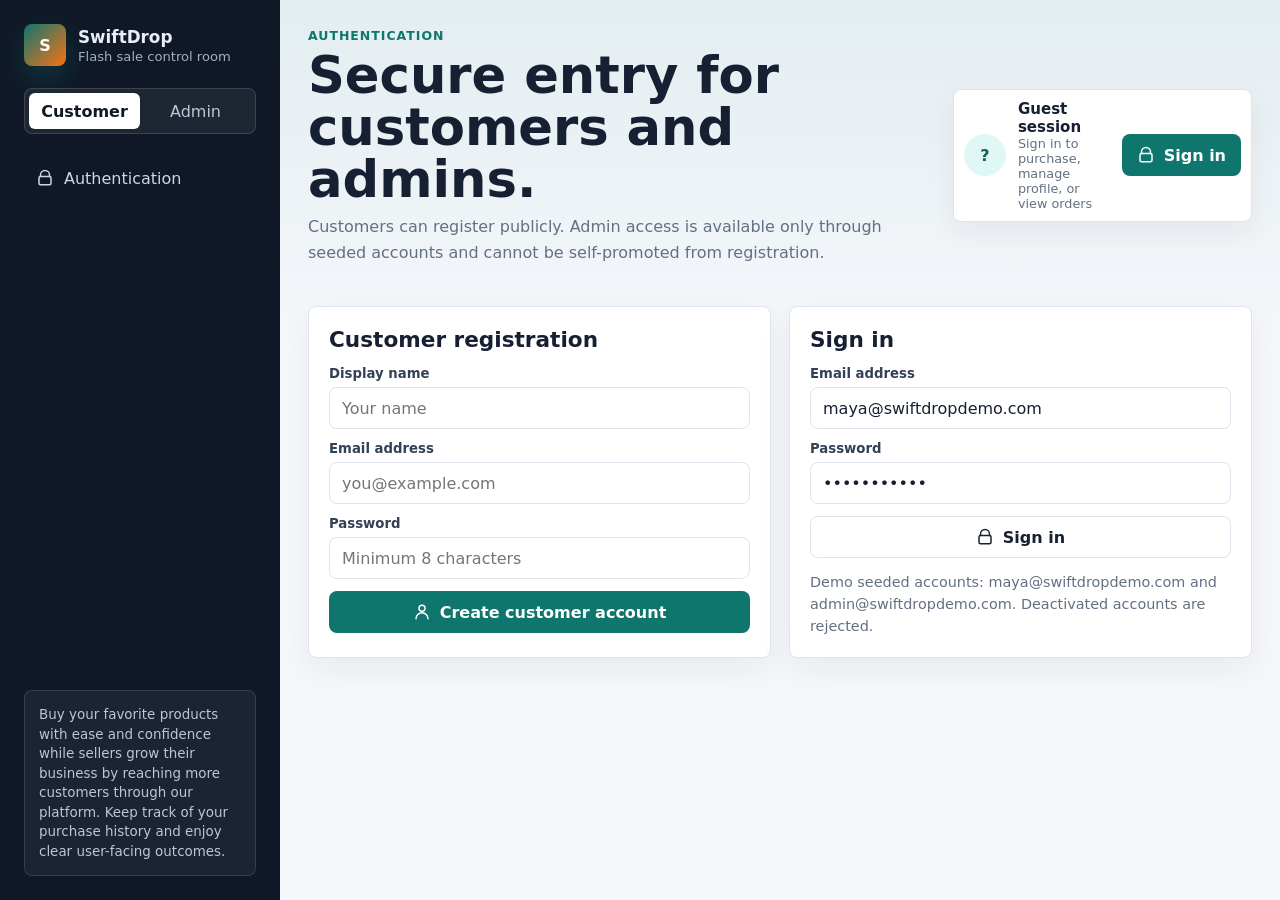
<file: frontend/index.html>
<!doctype html>
<html lang="en">
<head>
  <meta charset="utf-8">
  <meta name="viewport" content="width=device-width, initial-scale=1">
  <title>SwiftDrop Flash Sale Platform</title>
  <link rel="stylesheet" href="style.css">
</head>
<body>
  <div class="shell">
    <aside class="sidebar">
      <div class="brand">
        <div class="brand-mark" aria-hidden="true">S</div>
        <div>
          <strong>SwiftDrop</strong>
          <span>Flash sale control room</span>
        </div>
      </div>

      <div class="role-switch" aria-label="Role switcher">
        <button type="button" data-role="customer" class="active">Customer</button>
        <button type="button" data-role="admin">Admin</button>
      </div>

      <button class="btn secondary mobile-menu" type="button" id="menuToggle">
        <svg class="icon" viewBox="0 0 24 24"><path d="M4 7h16M4 12h16M4 17h16"></path></svg>
        Menu
      </button>

      <nav class="nav" id="nav"></nav>

      <div class="sidebar-note">
        Buy your favorite products with ease and confidence while sellers grow their business by reaching more customers through our platform. Keep track of your purchase history and enjoy clear user-facing outcomes.
      </div>
    </aside>

    <main class="main">
      <header class="topbar">
        <div>
          <p class="eyebrow" id="sectionEyebrow">Marketplace</p>
          <h1 id="pageTitle">Win the drop before it sells out.</h1>
          <p class="lead" id="pageLead">Browse scheduled flash sale events, watch live stock shift in real time, and reserve scarce imported items through a confirmation-first purchase flow.</p>
        </div>
        <div class="auth-strip" id="sessionCard"></div>
      </header>

      <section id="app"></section>
    </main>
  </div>

  <div class="modal" id="modal" role="dialog" aria-modal="true"></div>
  <div class="toast-stack" id="toasts" aria-live="polite" aria-atomic="true"></div>

  <script>
    const icons = {
      grid: '<svg class="icon" viewBox="0 0 24 24"><path d="M3 3h7v7H3zM14 3h7v7h-7zM14 14h7v7h-7zM3 14h7v7H3z"></path></svg>',
      cart: '<svg class="icon" viewBox="0 0 24 24"><path d="M6 6h15l-2 8H8L6 3H3"></path><path d="M9 20a1 1 0 1 0 0-2 1 1 0 0 0 0 2zM18 20a1 1 0 1 0 0-2 1 1 0 0 0 0 2z"></path></svg>',
      user: '<svg class="icon" viewBox="0 0 24 24"><path d="M20 21a8 8 0 0 0-16 0"></path><path d="M12 11a4 4 0 1 0 0-8 4 4 0 0 0 0 8z"></path></svg>',
      chart: '<svg class="icon" viewBox="0 0 24 24"><path d="M3 3v18h18"></path><path d="M7 15l4-4 3 3 5-7"></path></svg>',
      users: '<svg class="icon" viewBox="0 0 24 24"><path d="M16 21v-2a4 4 0 0 0-4-4H6a4 4 0 0 0-4 4v2"></path><path d="M9 11a4 4 0 1 0 0-8 4 4 0 0 0 0 8z"></path><path d="M22 21v-2a4 4 0 0 0-3-3.87M16 3.13a4 4 0 0 1 0 7.75"></path></svg>',
      lock: '<svg class="icon" viewBox="0 0 24 24"><path d="M6 10V8a6 6 0 0 1 12 0v2"></path><rect x="4" y="10" width="16" height="11" rx="2"></rect></svg>',
      zap: '<svg class="icon" viewBox="0 0 24 24"><path d="M13 2L3 14h8l-1 8 11-14h-8l0-6z"></path></svg>',
      plus: '<svg class="icon" viewBox="0 0 24 24"><path d="M12 5v14M5 12h14"></path></svg>',
      logout: '<svg class="icon" viewBox="0 0 24 24"><path d="M9 21H5a2 2 0 0 1-2-2V5a2 2 0 0 1 2-2h4"></path><path d="M16 17l5-5-5-5M21 12H9"></path></svg>',
      check: '<svg class="icon" viewBox="0 0 24 24"><path d="M20 6L9 17l-5-5"></path></svg>'
    };

    const API_BASE_URL = '/api/v1';
    let authToken = localStorage.getItem('swiftdrop_token');

    const state = {
      role: 'customer',
      view: 'marketplace',
      user: null,
      events: [],
      orders: [],
      customers: [],
      pendingReservation: null,
      busyItem: null,
      sockets: new Set()
    };

    const customerNav = [
      { id: 'marketplace', label: 'Marketplace', icon: icons.grid },
      { id: 'orders', label: 'Order history', icon: icons.cart },
      { id: 'profile', label: 'Profile', icon: icons.user }
    ];

    const adminNav = [
      { id: 'adminDashboard', label: 'Dashboard', icon: icons.chart },
      { id: 'adminEvents', label: 'Event management', icon: icons.zap },
      { id: 'adminUsers', label: 'Customers', icon: icons.users }
    ];

    const app = document.querySelector('#app');
    const nav = document.querySelector('#nav');
    const modal = document.querySelector('#modal');

    function currency(value) {
      return new Intl.NumberFormat('en-US', { style: 'currency', currency: 'USD' }).format(value);
    }

    function formatDate(value) {
      return new Intl.DateTimeFormat('en', { dateStyle: 'medium', timeStyle: 'short' }).format(new Date(value));
    }

    function getEventStatus(event) {
      if (event.state === 'closed') return 'closed';
      if (event.items.every(item => item.current_stock <= 0)) return 'closed';
      if (event.state === 'live') return 'live';
      return Date.now() >= event.goLive ? 'live' : 'locked';
    }

    function statusLabel(status) {
      return status === 'live' ? 'Live' : status === 'locked' ? 'Locked' : 'Sold out';
    }

    function itemSold(event, item) {
      return item.initial_stock - item.current_stock;
    }

    function eventRevenue(event) {
      return event.items.reduce((sum, item) => sum + (itemSold(event, item) * item.unit_price), 0);
    }

    function eventUnitsSold(event) {
      return event.items.reduce((sum, item) => sum + itemSold(event, item), 0);
    }

    function userDisplayName(user = state.user) {
      return user?.display_name || user?.name || 'SwiftDrop user';
    }

    function normalizeEvent(event) {
      return {
        ...event,
        goLive: new Date(event.go_live_time).getTime(),
        cover: event.cover_photo || 'https://images.unsplash.com/photo-1505740420928-5e560c06d30e?auto=format&fit=crop&w=1200&q=80',
        items: event.items || []
      };
    }

    function countdownParts(target) {
      const ms = Math.max(0, target - Date.now());
      const days = Math.floor(ms / 86400000);
      const hours = Math.floor(ms / 3600000) % 24;
      const minutes = Math.floor(ms / 60000) % 60;
      const seconds = Math.floor(ms / 1000) % 60;
      return { days, hours, minutes, seconds };
    }

    function renderCountdown(target) {
      const parts = countdownParts(target);
      return `
        <div class="countdown" aria-label="Countdown to go live">
          ${Object.entries(parts).map(([key, value]) => `
            <div class="timebox">
              <strong>${String(value).padStart(2, '0')}</strong>
              <span>${key}</span>
            </div>
          `).join('')}
        </div>
      `;
    }

    function showToast(title, message) {
      const toast = document.createElement('div');
      toast.className = 'toast';
      toast.innerHTML = `<strong>${title}</strong><span>${formatApiMessage(message)}</span>`;
      document.querySelector('#toasts').appendChild(toast);
      setTimeout(() => toast.remove(), 4200);
    }

    function formatApiMessage(message) {
      if (Array.isArray(message)) {
        return message.map(item => item.msg || JSON.stringify(item)).join(' ');
      }
      if (message && typeof message === 'object') {
        return message.detail ? formatApiMessage(message.detail) : JSON.stringify(message);
      }
      return message || 'Request could not be completed.';
    }

    function setHeader(eyebrow, title, lead) {
      document.querySelector('#sectionEyebrow').textContent = eyebrow;
      document.querySelector('#pageTitle').textContent = title;
      document.querySelector('#pageLead').textContent = lead;
    }

    function renderSession() {
      if (!state.user) {
        document.querySelector('#sessionCard').innerHTML = `
          <div class="avatar">?</div>
          <div style="min-width:0; flex:1">
            <strong>Guest session</strong>
            <span>Sign in to purchase, manage profile, or view orders</span>
          </div>
          <button class="btn" type="button" onclick="go('auth')">${icons.lock}Sign in</button>
        `;
        return;
      }
      document.querySelector('#sessionCard').innerHTML = `
        <div class="avatar">${userDisplayName().split(' ').map(part => part[0]).slice(0, 2).join('')}</div>
        <div style="min-width:0; flex:1">
          <strong>${userDisplayName()}</strong>
          <span>${state.user.email} Â· ${state.user.role}</span>
        </div>
        <button class="btn secondary" type="button" onclick="logout()">${icons.logout}Logout</button>
      `;
    }

    function renderNav() {
      if (!state.user) {
        nav.innerHTML = `
          <button type="button" class="${state.view === 'auth' ? 'active' : ''}" onclick="go('auth')">
            ${icons.lock}
            Authentication
          </button>
        `;
        return;
      }
      const items = state.role === 'admin' ? adminNav : customerNav;
      nav.innerHTML = items.map(item => `
        <button type="button" class="${state.view === item.id ? 'active' : ''}" onclick="go('${item.id}')">
          ${item.icon}
          ${item.label}
        </button>
      `).join('');
    }

    function renderHero() {
      const liveEvent = state.events.find(event => getEventStatus(event) === 'live') || state.events[0];
      if (!liveEvent) return '<section class="hero"><div class="hero-copy"><h1>SwiftDrop</h1><p class="lead">Loading marketplace...</p></div></section>';
      return `
        <section class="hero">
          <div class="hero-copy">
            <p class="eyebrow">High demand marketplace</p>
            <h1>Win the drop before it sells out.</h1>
            <p class="lead">SwiftDrop releases scarce imported products through scheduled events. This interface mirrors the required customer flow: locked previews, countdowns, live stock, one-click reservation, confirmation, and plain-language purchase outcomes.</p>
            <div class="actions">
              <button class="btn" type="button" onclick="document.querySelector('#eventsGrid').scrollIntoView()">${icons.zap}Browse events</button>
              <button class="btn secondary" type="button" onclick="go('orders')">${icons.cart}View orders</button>
            </div>
          </div>
          <div class="hero-visual" role="img" aria-label="Online flash sale warehouse and product dispatch">
            <div class="live-board">
              ${liveEvent.items.slice(0, 3).map(item => `
                <div class="live-row">
                  <div>
                    <strong>${item.name}</strong>
                    <div class="progress" style="--value:${Math.max(4, item.current_stock / item.initial_stock * 100)}%"><span></span></div>
                  </div>
                  <span>${item.current_stock} left</span>
                </div>
              `).join('')}
            </div>
          </div>
        </section>
      `;
    }

    function renderAuth() {
      setHeader('Authentication', 'Secure entry for customers and admins.', 'Customers can register publicly. Admin access is available only through seeded accounts and cannot be self-promoted from registration.');
      app.innerHTML = `
        <div class="grid two">
          <div class="panel">
            <h2>Customer registration</h2>
            <form class="form" onsubmit="registerCustomer(event)">
              <div class="field"><label for="registerName">Display name</label><input id="registerName" required placeholder="Your name"></div>
              <div class="field"><label for="registerEmail">Email address</label><input id="registerEmail" type="email" required placeholder="you@example.com"></div>
              <div class="field"><label for="registerPassword">Password</label><input id="registerPassword" type="password" minlength="8" required placeholder="Minimum 8 characters"></div>
              <button class="btn" type="submit">${icons.user}Create customer account</button>
            </form>
          </div>
          <div class="panel">
            <h2>Sign in</h2>
            <form class="form" onsubmit="login(event)">
              <div class="field"><label for="loginEmail">Email address</label><input id="loginEmail" type="email" required value="${state.role === 'admin' ? 'admin@swiftdropdemo.com' : 'maya@swiftdropdemo.com'}"></div>
              <div class="field"><label for="loginPassword">Password</label><input id="loginPassword" type="password" required value="password123"></div>
              <button class="btn secondary" type="submit">${icons.lock}Sign in</button>
            </form>
            <p class="muted" style="margin:14px 0 0">Demo seeded accounts: maya@swiftdropdemo.com and admin@swiftdropdemo.com. Deactivated accounts are rejected.</p>
          </div>
        </div>
      `;
    }

    function renderEventCard(event) {
      const status = getEventStatus(event);
      return `
        <article class="event-card">
          <div class="event-cover" style="background-image:url('${event.cover}')">
            <span class="status ${status}">${statusLabel(status)}</span>
          </div>
          <div class="event-body">
            <div>
              <h3>${event.name}</h3>
              <p class="event-meta">Go-live: ${formatDate(event.goLive)}</p>
            </div>
            ${status === 'locked' ? renderCountdown(event.goLive) : ''}
            <div class="grid">
              ${event.items.map(item => renderItemRow(event, item, status)).join('')}
            </div>
          </div>
        </article>
      `;
    }

    function renderItemRow(event, item, status) {
      const purchased = state.orders.some(order => order.itemId === item.id);
      const soldOut = item.current_stock <= 0;
      const disabled = status !== 'live' || soldOut || purchased || state.busyItem === item.id;
      let label = 'Buy now';
      if (status === 'locked') label = 'Locked';
      if (soldOut) label = 'Sold out';
      if (purchased) label = 'Purchased';
      if (state.busyItem === item.id) label = 'Reserving';
      return `
        <div class="item-row">
          <div>
            <strong>${item.name}</strong>
            <div class="stock">${status === 'live' ? `${item.current_stock} available in real time` : `${currency(item.unit_price)} Â· ${item.initial_stock} units listed`}</div>
          </div>
          <div class="actions" style="justify-content:flex-end">
            <span class="price">${currency(item.unit_price)}</span>
            <button class="btn ${soldOut ? 'secondary' : ''}" type="button" ${disabled ? 'disabled' : ''} onclick="reserveItem('${event.id}', '${item.id}')">${icons.cart}${label}</button>
          </div>
        </div>
      `;
    }

    function renderMarketplace() {
      setHeader('Marketplace', 'Win the drop before it sells out.', 'Browse events, track live stock, and complete purchases through a reservation-first confirmation flow.');
      app.innerHTML = `
        ${renderHero()}
        <div class="grid three" id="eventsGrid">
          ${state.events.map(renderEventCard).join('')}
        </div>
      `;
    }

    function renderOrders() {
      setHeader('Order history', 'Every confirmed purchase in one place.', 'Customers can view event name, item, quantity, price paid, date, and status.');
      app.innerHTML = state.orders.length ? `
        <div class="table-wrap">
          <table>
            <thead><tr><th>Order ID</th><th>Event</th><th>Item</th><th>Qty</th><th>Paid</th><th>Date</th><th>Status</th></tr></thead>
            <tbody>
              ${state.orders.map(order => `
                <tr>
                  <td>${order.id}</td>
                  <td>${order.event_name}</td>
                  <td>${order.item_name}</td>
                  <td>${order.quantity}</td>
                  <td>${currency(order.price_paid)}</td>
                  <td>${formatDate(order.created_at)}</td>
                  <td><span class="status">${order.status}</span></td>
                </tr>
              `).join('')}
            </tbody>
          </table>
        </div>
      ` : `<div class="empty"><div><h2>No purchases yet</h2><p>Live event purchases will appear here immediately after confirmation.</p></div></div>`;
    }

    function renderProfile() {
      setHeader('Profile', 'Manage your account.', 'Customer profile actions require an authenticated session and update only the current user.');
      app.innerHTML = `
        <div class="grid two">
          <div class="panel">
            <h2>Profile details</h2>
            <form class="form" onsubmit="updateProfile(event)">
              <div class="field"><label for="displayName">Display name</label><input id="displayName" value="${userDisplayName()}" required></div>
              <div class="field"><label>Email</label><input value="${state.user.email}" disabled></div>
              <button class="btn" type="submit">${icons.check}Save profile</button>
            </form>
          </div>
          <div class="panel">
            <h2>Change password</h2>
            <form class="form" onsubmit="changePassword(event)">
              <div class="field"><label for="currentPassword">Current password</label><input id="currentPassword" type="password" required></div>
              <div class="field"><label for="newPassword">New password</label><input id="newPassword" type="password" minlength="8" required></div>
              <button class="btn secondary" type="submit">${icons.lock}Update password</button>
            </form>
          </div>
        </div>
      `;
    }

    function renderAdminDashboard() {
      setHeader('Admin dashboard', 'Operational visibility for every drop.', 'Admins monitor event state, units sold, revenue, and customer account status.');
      const totalRevenue = state.events.reduce((sum, event) => sum + eventRevenue(event), 0);
      const liveCount = state.events.filter(event => getEventStatus(event) === 'live').length;
      const sold = state.events.reduce((sum, event) => sum + eventUnitsSold(event), 0);
      app.innerHTML = `
        <div class="grid four" style="margin-bottom:18px">
          <div class="metric"><span>Live events</span><strong>${liveCount}</strong></div>
          <div class="metric"><span>Units sold</span><strong>${sold}</strong></div>
          <div class="metric"><span>Revenue</span><strong>${currency(totalRevenue)}</strong></div>
          <div class="metric"><span>Active customers</span><strong>API only</strong></div>
        </div>
        ${renderAdminEventTable()}
      `;
    }

    function renderAdminEventTable() {
      return `
        <div class="table-wrap">
          <table>
            <thead><tr><th>Event</th><th>Status</th><th>Go live</th><th>Units sold</th><th>Revenue</th><th>Controls</th></tr></thead>
            <tbody>
              ${state.events.map(event => {
                const status = getEventStatus(event);
                return `
                  <tr>
                    <td><strong>${event.name}</strong><br><span class="muted">${event.items.length} items</span></td>
                    <td><span class="status ${status}">${statusLabel(status)}</span></td>
                    <td>${formatDate(event.goLive)}</td>
                    <td>${eventUnitsSold(event)}</td>
                    <td>${currency(eventRevenue(event))}</td>
                    <td class="actions">
                      <button class="btn secondary" type="button" onclick="openEventEditor('${event.id}')" ${status !== 'locked' ? 'disabled' : ''}>Edit</button>
                      <button class="btn" type="button" onclick="forceOpen('${event.id}')" ${status !== 'locked' ? 'disabled' : ''}>Open</button>
                      <button class="btn warning" type="button" onclick="forceClose('${event.id}')" ${status !== 'live' ? 'disabled' : ''}>Close</button>
                    </td>
                  </tr>
                `;
              }).join('')}
            </tbody>
          </table>
        </div>
      `;
    }

    function renderAdminEvents() {
      setHeader('Event management', 'Create and control sale events.', 'Locked events can be edited. Live events can be force-closed. Stock quantities are constrained to the documented 100 to 500 range.');
      app.innerHTML = `
        <div class="grid two">
          <div class="panel">
            <h2>Create event</h2>
            <form class="form" onsubmit="createEvent(event)">
              <div class="field"><label for="eventName">Event name</label><input id="eventName" required placeholder="Weekend Import Drop"></div>
              <div class="field"><label for="eventCover">Cover photo URL</label><input id="eventCover" required value="https://images.unsplash.com/photo-1505740420928-5e560c06d30e?auto=format&fit=crop&w=1200&q=80"></div>
              <div class="field"><label for="eventTime">Go-live date and time</label><input id="eventTime" type="datetime-local" required></div>
              <div class="grid two">
                <div class="field"><label for="itemName">Item name</label><input id="itemName" required placeholder="Imported Smart Watch"></div>
                <div class="field"><label for="itemPrice">Unit price</label><input id="itemPrice" type="number" min="1" step="1" required placeholder="79"></div>
              </div>
              <div class="field"><label for="itemStock">Stock quantity</label><input id="itemStock" type="number" min="100" max="500" required placeholder="200"></div>
              <button class="btn" type="submit">${icons.plus}Create locked event</button>
            </form>
          </div>
          <div>
            ${renderAdminEventTable()}
          </div>
        </div>
      `;
      const input = document.querySelector('#eventTime');
      input.value = new Date(Date.now() + 1000 * 60 * 30).toISOString().slice(0, 16);
    }

    function renderAdminUsers() {
      setHeader('Customer accounts', 'Role-gated user management.', 'Admins can view customer status and deactivate accounts. Public admin registration is intentionally absent from this frontend.');
      app.innerHTML = `
        <div class="table-wrap">
          <table>
            <thead><tr><th>Customer</th><th>Email</th><th>Status</th><th>Orders</th><th>Action</th></tr></thead>
            <tbody>
              ${state.customers.map(user => `
                <tr>
                  <td><strong>${user.display_name}</strong></td>
                  <td>${user.email}</td>
                  <td><span class="status ${user.is_active ? '' : 'closed'}">${user.is_active ? 'Active' : 'Deactivated'}</span></td>
                  <td>${user.order_count}</td>
                  <td><button class="btn secondary" type="button" onclick="toggleCustomer(${user.id}, ${user.is_active})">${user.is_active ? 'Deactivate' : 'Reactivate'}</button></td>
                </tr>
              `).join('')}
            </tbody>
          </table>
        </div>
      `;
    }

    function render() {
      renderSession();
      renderNav();
      document.querySelectorAll('[data-role]').forEach(button => {
        button.classList.toggle('active', button.dataset.role === state.role);
      });
      if (!state.user || state.view === 'auth') {
        renderAuth();
        return;
      }
      if (state.view === 'marketplace') renderMarketplace();
      if (state.view === 'orders') renderOrders();
      if (state.view === 'profile') renderProfile();
      if (state.view === 'adminDashboard') renderAdminDashboard();
      if (state.view === 'adminEvents') renderAdminEvents();
      if (state.view === 'adminUsers') renderAdminUsers();
    }

    function go(view) {
      state.view = view;
      if (state.user && (view === 'marketplace' || view === 'adminDashboard' || view === 'adminEvents')) {
        fetchEvents();
        return;
      }
      if (state.user && view === 'orders') {
        fetchOrders();
        return;
      }
      if (state.user && view === 'adminUsers') {
        fetchCustomers();
        return;
      }
      render();
    }

    async function login(event) {
      event.preventDefault();
      const email = document.querySelector('#loginEmail').value.trim();
      const password = document.querySelector('#loginPassword').value;
      
      const response = await fetch(`${API_BASE_URL}/auth/login`, {
        method: 'POST',
        headers: { 'Content-Type': 'application/json' },
        body: JSON.stringify({ email, password })
      });

      if (!response.ok) return showToast('Login failed', 'Invalid email or password.');
      
      const data = await response.json();
      authToken = data.access_token;
      localStorage.setItem('swiftdrop_token', authToken);
      
      await fetchUserMe();
      showToast('Login successful', 'Session token stored.');
      render();
    }

    async function fetchUserMe() {
      const response = await fetch(`${API_BASE_URL}/auth/me`, {
        headers: { 'Authorization': `Bearer ${authToken}` }
      });
      if (response.ok) {
        state.user = await response.json();
        state.role = state.user.role;
        state.view = state.role === 'admin' ? 'adminDashboard' : 'marketplace';
        await fetchEvents();
      }
    }

    async function fetchEvents() {
      const response = await fetch(`${API_BASE_URL}/events`, {
        headers: { 'Authorization': `Bearer ${authToken}` }
      });
      if (response.ok) {
        state.events = (await response.json()).map(normalizeEvent);
        render();
      } else {
        const data = await response.json().catch(() => ({}));
        showToast('Could not load events', data.detail || 'Please sign in again and retry.');
      }
    }

    async function reserveItem(eventId, itemId) {
      if (!state.user) {
        state.view = 'auth';
        render();
        return showToast('Login required', 'Please sign in before attempting a purchase.');
      }
      
      state.busyItem = itemId;
      render();

      const response = await fetch(`${API_BASE_URL}/purchases`, {
        method: 'POST',
        headers: { 
          'Content-Type': 'application/json',
          'Authorization': `Bearer ${authToken}`
        },
        body: JSON.stringify({ event_id: parseInt(eventId), item_id: parseInt(itemId) })
      });

      state.busyItem = null;
      const data = await response.json();

      if (!response.ok) {
        render();
        return showToast('Purchase failed', data.detail || 'Request could not be processed.');
      }

      const event = state.events.find(e => e.id == eventId);
      const item = event.items.find(i => i.id == itemId);
      state.pendingReservation = { eventId: Number(eventId), itemId: Number(itemId), orderId: data.order_id };
      item.current_stock = Math.max(0, item.current_stock - 1);

      openPaymentModal(event, item);
      render();
    }

    async function logout() {
      if (authToken) {
        await fetch(`${API_BASE_URL}/auth/logout`, {
          method: 'POST',
          headers: { 'Authorization': `Bearer ${authToken}` }
        }).catch(() => {});
      }
      state.user = null;
      authToken = null;
      localStorage.removeItem('swiftdrop_token');
      state.role = 'customer';
      state.view = 'auth';
      showToast('Session ended', 'Logged out successfully.');
      render();
    }

    function openPaymentModal(event, item) {
      modal.classList.add('open');
      modal.innerHTML = `
        <div class="modal-panel">
          <p class="eyebrow">Reserved stock</p>
          <h2>Confirm payment</h2>
          <p class="lead">One unit of <strong>${item.name}</strong> is reserved. Confirm payment to finalize the order, or cancel to release the stock back to the event.</p>
          <div class="panel" style="box-shadow:none; margin-bottom:16px">
            <div class="item-row">
              <div>
                <strong>${event.name}</strong>
                <div class="stock">${item.name} - Backend reservation recorded</div>
              </div>
              <span class="price">${currency(item.unit_price)}</span>
            </div>
          </div>
          <div class="actions">
            <button class="btn" type="button" onclick="confirmReservation()">${icons.check}Confirm order</button>
            <button class="btn secondary" type="button" onclick="cancelReservation()">Cancel and release</button>
          </div>
        </div>
      `;
    }

    function closeModal() {
      modal.classList.remove('open');
      modal.innerHTML = '';
    }

    async function registerCustomer(event) {
      event.preventDefault();
      const email = document.querySelector('#registerEmail').value.trim().toLowerCase();
      const name = document.querySelector('#registerName').value.trim();
      const password = document.querySelector('#registerPassword').value;

      const response = await fetch(`${API_BASE_URL}/auth/register`, {
        method: 'POST',
        headers: { 'Content-Type': 'application/json' },
        body: JSON.stringify({ email, display_name: name, password })
      });

      if (!response.ok) {
        const data = await response.json();
        return showToast('Registration failed', data.detail || 'Email already exists.');
      }
      
      showToast('Account created', 'You can now sign in.');
      document.querySelector('#loginEmail').value = email;
      document.querySelector('#loginPassword').value = password;
    }

    async function fetchOrders() {
      const response = await fetch(`${API_BASE_URL}/profile/orders`, {
        headers: { 'Authorization': `Bearer ${authToken}` }
      });
      if (response.ok) {
        state.orders = await response.json();
        render();
      } else {
        const data = await response.json().catch(() => ({}));
        showToast('Could not load orders', data.detail || 'Please sign in again and retry.');
      }
    }

    async function fetchCustomers() {
      const response = await fetch(`${API_BASE_URL}/profile/admin/customers`, {
        headers: { 'Authorization': `Bearer ${authToken}` }
      });
      if (response.ok) {
        state.customers = await response.json();
        render();
      } else {
        const data = await response.json().catch(() => ({}));
        showToast('Could not load customers', data.detail || 'Admin access is required.');
      }
    }

    function connectToStockUpdates(eventId) {
      if (state.sockets.has(eventId)) return;
      state.sockets.add(eventId);
      const socket = new WebSocket(`${window.location.protocol === 'https:' ? 'wss' : 'ws'}://${window.location.host}/ws/events/${eventId}`);
      socket.onmessage = (msg) => {
        const data = JSON.parse(msg.data);
        if (data.type === 'STOCK_UPDATE') {
          const event = state.events.find(e => e.id == eventId);
          if (event) {
            const item = event.items.find(i => i.id == data.item_id);
            if (item) {
              item.current_stock = data.new_stock;
              render();
            }
          }
        }
      };
      socket.onclose = () => state.sockets.delete(eventId);
    }

    async function confirmReservation() {
      const reservation = state.pendingReservation;
      if (!reservation) return;
      const response = await fetch(`${API_BASE_URL}/purchases/${reservation.orderId}/confirm`, {
        method: 'POST',
        headers: { 'Authorization': `Bearer ${authToken}` }
      });
      if (!response.ok) {
        const data = await response.json().catch(() => ({}));
        return showToast('Confirmation failed', data.detail || 'Could not confirm this order.');
      }
      await fetchOrders();
      state.pendingReservation = null;
      closeModal();
      showToast('Purchase confirmed', 'Your order was added to your history.');
      render();
    }

    async function cancelReservation() {
      const reservation = state.pendingReservation;
      if (reservation?.orderId) {
        const response = await fetch(`${API_BASE_URL}/purchases/${reservation.orderId}/cancel`, {
          method: 'POST',
          headers: { 'Authorization': `Bearer ${authToken}` }
        });
        if (!response.ok) {
          const data = await response.json().catch(() => ({}));
          return showToast('Cancel failed', data.detail || 'Could not cancel this reservation.');
        }
        await fetchEvents();
      }
      state.pendingReservation = null;
      closeModal();
      showToast('Reservation released', 'The reserved unit returned to live stock.');
      render();
    }

    async function updateProfile(event) {
      event.preventDefault();
      const displayName = document.querySelector('#displayName').value.trim();
      const response = await fetch(`${API_BASE_URL}/profile/me`, {
        method: 'PUT',
        headers: {
          'Content-Type': 'application/json',
          'Authorization': `Bearer ${authToken}`
        },
        body: JSON.stringify({ display_name: displayName })
      });
      if (!response.ok) {
        const data = await response.json().catch(() => ({}));
        return showToast('Profile update failed', data.detail || 'Could not update profile.');
      }
      state.user = await response.json();
      showToast('Profile updated', 'Your display name has been saved.');
      render();
    }

    async function changePassword(event) {
      event.preventDefault();
      const response = await fetch(`${API_BASE_URL}/profile/change-password`, {
        method: 'POST',
        headers: {
          'Content-Type': 'application/json',
          'Authorization': `Bearer ${authToken}`
        },
        body: JSON.stringify({
          current_password: document.querySelector('#currentPassword').value,
          new_password: document.querySelector('#newPassword').value
        })
      });
      if (!response.ok) {
        const data = await response.json().catch(() => ({}));
        return showToast('Password update failed', data.detail || 'Could not update password.');
      }
      event.target.reset();
      showToast('Password updated', 'Use your new password the next time you sign in.');
    }

    async function createEvent(event) {
      event.preventDefault();
      const stock = Number(document.querySelector('#itemStock').value);
      if (stock < 100 || stock > 500) return showToast('Invalid stock', 'Item stock must be between 100 and 500 units.');
      const itemName = document.querySelector('#itemName').value.trim();
      const response = await fetch(`${API_BASE_URL}/events`, {
        method: 'POST',
        headers: {
          'Content-Type': 'application/json',
          'Authorization': `Bearer ${authToken}`
        },
        body: JSON.stringify({
          name: document.querySelector('#eventName').value.trim(),
          cover_photo: document.querySelector('#eventCover').value.trim(),
          go_live_time: new Date(document.querySelector('#eventTime').value).toISOString(),
          items: [{
            name: itemName,
            unit_price: Number(document.querySelector('#itemPrice').value),
            initial_stock: stock
          }]
        })
      });
      if (!response.ok) {
        const data = await response.json().catch(() => ({}));
        return showToast(`Event creation failed (${response.status})`, data.detail || 'The backend rejected this event.');
      }
      const createdEvent = normalizeEvent(await response.json());
      state.events = [
        createdEvent,
        ...state.events.filter(existingEvent => existingEvent.id !== createdEvent.id)
      ];
      event.target.reset();
      await fetchEvents();
      showToast('Event created', 'The new event is locked until its scheduled go-live time.');
      render();
    }

    function openEventEditor(eventId) {
      const event = state.events.find(candidate => candidate.id === eventId);
      if (getEventStatus(event) !== 'locked') return;
      const item = event.items[0];
      modal.classList.add('open');
      modal.innerHTML = `
        <div class="modal-panel">
          <h2>Edit locked event</h2>
          <form class="form" onsubmit="saveEventEdit(event, '${event.id}', '${item.id}')">
            <div class="field"><label for="editEventName">Event name</label><input id="editEventName" value="${event.name}" required></div>
            <div class="field"><label for="editEventTime">Go-live date and time</label><input id="editEventTime" type="datetime-local" value="${new Date(event.goLive).toISOString().slice(0,16)}" required></div>
            <div class="field"><label for="editItemName">Primary item name</label><input id="editItemName" value="${item.name}" required></div>
            <div class="grid two">
              <div class="field"><label for="editItemPrice">Price</label><input id="editItemPrice" type="number" value="${item.unit_price}" min="1" required></div>
              <div class="field"><label for="editItemStock">Stock</label><input id="editItemStock" type="number" min="100" max="500" value="${item.initial_stock}" required></div>
            </div>
            <div class="actions">
              <button class="btn" type="submit">${icons.check}Save changes</button>
              <button class="btn secondary" type="button" onclick="closeModal()">Cancel</button>
            </div>
          </form>
        </div>
      `;
    }

    async function saveEventEdit(submitEvent, eventId, itemId) {
      submitEvent.preventDefault();
      const response = await fetch(`${API_BASE_URL}/events/${eventId}`, {
        method: 'PUT',
        headers: {
          'Content-Type': 'application/json',
          'Authorization': `Bearer ${authToken}`
        },
        body: JSON.stringify({
          name: document.querySelector('#editEventName').value.trim(),
          go_live_time: new Date(document.querySelector('#editEventTime').value).toISOString(),
          items: [{
            id: Number(itemId),
            name: document.querySelector('#editItemName').value.trim(),
            unit_price: Number(document.querySelector('#editItemPrice').value),
            initial_stock: Number(document.querySelector('#editItemStock').value)
          }]
        })
      });
      if (!response.ok) {
        const data = await response.json();
        return showToast('Update failed', data.detail || 'The backend rejected this update.');
      }
      closeModal();
      await fetchEvents();
      showToast('Locked event updated', 'Changes are saved because the event has not gone live yet.');
      render();
    }

    async function forceOpen(eventId) {
      await updateEventState(eventId, 'live');
    }

    async function forceClose(eventId) {
      await updateEventState(eventId, 'closed');
    }

    async function updateEventState(eventId, nextState) {
      const response = await fetch(`${API_BASE_URL}/events/${eventId}/state`, {
        method: 'POST',
        headers: {
          'Content-Type': 'application/json',
          'Authorization': `Bearer ${authToken}`
        },
        body: JSON.stringify({ state: nextState })
      });
      if (!response.ok) {
        const data = await response.json();
        return showToast('State update failed', data.detail || 'The backend rejected this change.');
      }
      await fetchEvents();
      showToast(nextState === 'live' ? 'Event opened' : 'Event closed', 'The backend event state was updated.');
      render();
    }

    async function toggleCustomer(userId, isActive) {
      const action = isActive ? 'deactivate' : 'reactivate';
      const response = await fetch(`${API_BASE_URL}/profile/admin/customers/${userId}/${action}`, {
        method: 'POST',
        headers: { 'Authorization': `Bearer ${authToken}` }
      });
      if (!response.ok) {
        const data = await response.json().catch(() => ({}));
        return showToast('Customer update failed', data.detail || 'Admin access is required.');
      }
      await fetchCustomers();
      showToast(isActive ? 'Customer deactivated' : 'Customer reactivated', 'Customer account status was updated.');
    }

    document.querySelectorAll('[data-role]').forEach(button => {
      button.addEventListener('click', () => {
        state.role = button.dataset.role;
        state.view = 'auth';
        render();
      });
    });

    document.querySelector('#menuToggle').addEventListener('click', () => {
      nav.classList.toggle('open');
    });

    modal.addEventListener('click', event => {
      if (event.target === modal && state.pendingReservation) cancelReservation();
      if (event.target === modal) closeModal();
    });

    // Remove fake random stock intervals and replace with real initialization
    window.addEventListener('DOMContentLoaded', async () => {
      if (authToken) {
        await fetchUserMe();
      }
      render();
    });

    // Refresh events and check sockets every few seconds if in marketplace
    setInterval(() => {
      if (state.view === 'marketplace' && authToken) {
        state.events.forEach(e => {
          if (getEventStatus(e) === 'live') connectToStockUpdates(e.id);
        });
      }
    }, 5000);

    render();
  </script>
</body>
</html>
</file>
<file: frontend/style.css>
﻿:root {
      color-scheme: light;
      --bg: #f5f7fb;
      --surface: #ffffff;
      --surface-soft: #eef3f8;
      --surface-strong: #172033;
      --line: #dde4ee;
      --text: #172033;
      --muted: #637083;
      --brand: #0f766e;
      --brand-dark: #115e59;
      --accent: #e85d3f;
      --accent-soft: #fff0ec;
      --ok: #15803d;
      --warn: #b7791f;
      --danger: #c2410c;
      --shadow: 0 20px 50px rgba(23, 32, 51, .1);
      --radius: 8px;
      --font: Inter, ui-sans-serif, system-ui, -apple-system, BlinkMacSystemFont, "Segoe UI", sans-serif;
    }

    * { box-sizing: border-box; }
    html { scroll-behavior: smooth; }
    body {
      margin: 0;
      min-height: 100vh;
      font-family: var(--font);
      color: var(--text);
      background:
        linear-gradient(180deg, rgba(15, 118, 110, .08), rgba(245, 247, 251, 0) 340px),
        var(--bg);
    }

    button, input, select { font: inherit; }
    button { cursor: pointer; }
    button:disabled { cursor: not-allowed; opacity: .55; }
    a { color: inherit; text-decoration: none; }

    .shell {
      display: grid;
      grid-template-columns: 280px minmax(0, 1fr);
      min-height: 100vh;
    }

    .sidebar {
      position: sticky;
      top: 0;
      height: 100vh;
      padding: 24px;
      background: #101827;
      color: #e8eef6;
      display: flex;
      flex-direction: column;
      gap: 22px;
    }

    .brand {
      display: flex;
      align-items: center;
      gap: 12px;
      min-width: 0;
    }

    .brand-mark {
      width: 42px;
      height: 42px;
      border-radius: 8px;
      display: grid;
      place-items: center;
      background: linear-gradient(135deg, #0f766e, #f97316);
      color: white;
      font-weight: 900;
      box-shadow: 0 12px 28px rgba(15, 118, 110, .32);
    }

    .brand strong { display: block; font-size: 1.05rem; }
    .brand span { display: block; color: #9fb0c5; font-size: .82rem; margin-top: 2px; }

    .nav {
      display: grid;
      gap: 8px;
    }

    .nav button,
    .role-switch button,
    .icon-button {
      border: 0;
      background: transparent;
      color: inherit;
    }

    .nav button {
      width: 100%;
      min-height: 44px;
      display: flex;
      align-items: center;
      gap: 10px;
      padding: 10px 12px;
      border-radius: 8px;
      color: #cbd7e6;
      text-align: left;
    }

    .nav button:hover,
    .nav button.active {
      background: rgba(255,255,255,.09);
      color: white;
    }

    .role-switch {
      padding: 4px;
      display: grid;
      grid-template-columns: 1fr 1fr;
      border: 1px solid rgba(255,255,255,.14);
      border-radius: 8px;
      background: rgba(255,255,255,.06);
    }

    .role-switch button {
      min-height: 36px;
      border-radius: 6px;
      color: #b9c7d8;
    }

    .role-switch button.active {
      background: white;
      color: #101827;
      font-weight: 800;
    }

    .sidebar-note {
      margin-top: auto;
      padding: 14px;
      border: 1px solid rgba(255,255,255,.12);
      border-radius: 8px;
      color: #b9c7d8;
      font-size: .84rem;
      line-height: 1.45;
      background: rgba(255,255,255,.05);
    }

    .main {
      min-width: 0;
      padding: 28px;
    }

    .topbar {
      display: flex;
      align-items: center;
      justify-content: space-between;
      gap: 18px;
      margin-bottom: 24px;
    }

    .eyebrow {
      margin: 0 0 6px;
      font-size: .78rem;
      font-weight: 900;
      color: var(--brand);
      text-transform: uppercase;
      letter-spacing: .08em;
    }

    h1, h2, h3, p { margin-top: 0; }
    h1 {
      margin-bottom: 8px;
      font-size: clamp(2rem, 4vw, 3.55rem);
      line-height: 1.02;
      letter-spacing: 0;
    }

    h2 { margin-bottom: 14px; font-size: 1.35rem; }
    h3 { margin-bottom: 8px; font-size: 1rem; }
    .lead { max-width: 760px; color: var(--muted); line-height: 1.65; }

    .auth-strip {
      display: flex;
      align-items: center;
      gap: 12px;
      padding: 10px;
      border-radius: 8px;
      background: var(--surface);
      border: 1px solid var(--line);
      box-shadow: 0 10px 30px rgba(23, 32, 51, .06);
    }

    .avatar {
      width: 42px;
      height: 42px;
      border-radius: 50%;
      display: grid;
      place-items: center;
      background: #dff8f5;
      color: var(--brand-dark);
      font-weight: 900;
      flex: 0 0 auto;
    }

    .auth-strip strong { display: block; font-size: .94rem; }
    .auth-strip span { display: block; color: var(--muted); font-size: .8rem; }

    .grid {
      display: grid;
      gap: 18px;
    }

    .grid.two { grid-template-columns: repeat(2, minmax(0, 1fr)); }
    .grid.three { grid-template-columns: repeat(3, minmax(0, 1fr)); }
    .grid.four { grid-template-columns: repeat(4, minmax(0, 1fr)); }

    .panel,
    .event-card,
    .item-row,
    .metric,
    .table-wrap,
    .modal-panel {
      background: var(--surface);
      border: 1px solid var(--line);
      border-radius: var(--radius);
      box-shadow: 0 12px 34px rgba(23, 32, 51, .06);
    }

    .panel { padding: 20px; }
    .metric { padding: 18px; min-height: 118px; }
    .metric span { color: var(--muted); font-size: .84rem; }
    .metric strong { display: block; margin-top: 8px; font-size: 1.85rem; }

    .hero {
      display: grid;
      grid-template-columns: minmax(0, 1.05fr) minmax(360px, .95fr);
      gap: 26px;
      align-items: stretch;
      margin-bottom: 24px;
    }

    .hero-copy {
      padding: 26px 0;
      display: flex;
      flex-direction: column;
      justify-content: center;
    }

    .hero-visual {
      min-height: 360px;
      border-radius: 8px;
      overflow: hidden;
      position: relative;
      background:
        linear-gradient(120deg, rgba(16,24,39,.92), rgba(16,24,39,.52)),
        url("https://images.unsplash.com/photo-1556742049-0cfed4f6a45d?auto=format&fit=crop&w=1400&q=80") center/cover;
      box-shadow: var(--shadow);
    }

    .hero-visual::after {
      content: "";
      position: absolute;
      inset: auto 0 0;
      height: 46%;
      background: linear-gradient(180deg, transparent, rgba(16,24,39,.92));
    }

    .live-board {
      position: absolute;
      inset: auto 18px 18px;
      z-index: 1;
      display: grid;
      gap: 12px;
      color: white;
    }

    .live-row {
      display: grid;
      grid-template-columns: 1fr auto;
      gap: 12px;
      align-items: center;
      padding: 12px;
      border-radius: 8px;
      background: rgba(255,255,255,.12);
      backdrop-filter: blur(16px);
    }

    .progress {
      height: 8px;
      border-radius: 999px;
      overflow: hidden;
      background: rgba(255,255,255,.22);
      margin-top: 8px;
    }

    .progress span {
      display: block;
      height: 100%;
      background: linear-gradient(90deg, #2dd4bf, #f97316);
      width: var(--value, 40%);
    }

    .actions {
      display: flex;
      flex-wrap: wrap;
      gap: 10px;
      align-items: center;
    }

    .btn {
      min-height: 42px;
      border: 1px solid transparent;
      border-radius: 8px;
      padding: 10px 14px;
      display: inline-flex;
      align-items: center;
      justify-content: center;
      gap: 9px;
      font-weight: 850;
      color: white;
      background: var(--brand);
      transition: transform .16s ease, box-shadow .16s ease, background .16s ease;
    }

    .btn:hover { transform: translateY(-1px); box-shadow: 0 12px 24px rgba(15,118,110,.18); }
    .btn.secondary { background: white; color: var(--text); border-color: var(--line); }
    .btn.warning { background: var(--accent); }
    .btn.ghost { background: transparent; color: var(--brand-dark); border-color: transparent; }

    .icon {
      width: 18px;
      height: 18px;
      flex: 0 0 auto;
      stroke: currentColor;
      stroke-width: 2;
      fill: none;
      stroke-linecap: round;
      stroke-linejoin: round;
    }

    .event-card {
      overflow: hidden;
      display: flex;
      flex-direction: column;
      min-height: 100%;
    }

    .event-cover {
      min-height: 190px;
      background: var(--surface-soft) center/cover;
      position: relative;
    }

    .status {
      display: inline-flex;
      align-items: center;
      min-height: 28px;
      padding: 5px 9px;
      border-radius: 999px;
      font-size: .76rem;
      font-weight: 900;
      color: var(--brand-dark);
      background: #dff8f5;
      white-space: nowrap;
    }

    .status.live { color: #8a2e14; background: #ffe8df; }
    .status.locked { color: #715100; background: #fff4d6; }
    .status.closed { color: #4b5563; background: #e8edf3; }

    .event-cover .status {
      position: absolute;
      top: 12px;
      left: 12px;
    }

    .event-body {
      padding: 16px;
      display: grid;
      gap: 14px;
      flex: 1;
    }

    .event-meta,
    .muted {
      color: var(--muted);
      font-size: .9rem;
      line-height: 1.5;
    }

    .item-row {
      padding: 14px;
      display: grid;
      grid-template-columns: minmax(0, 1fr) auto;
      gap: 12px;
      align-items: center;
      box-shadow: none;
    }

    .price { font-weight: 900; color: var(--brand-dark); }
    .stock { color: var(--muted); font-size: .86rem; margin-top: 3px; }

    .countdown {
      display: inline-grid;
      grid-template-columns: repeat(4, minmax(54px, 1fr));
      gap: 8px;
      width: 100%;
    }

    .timebox {
      padding: 10px 8px;
      border-radius: 8px;
      background: var(--surface-soft);
      text-align: center;
    }

    .timebox strong { display: block; font-size: 1.05rem; }
    .timebox span { color: var(--muted); font-size: .72rem; text-transform: uppercase; font-weight: 800; }

    .form {
      display: grid;
      gap: 12px;
    }

    .field {
      display: grid;
      gap: 6px;
    }

    .field label {
      color: #334155;
      font-weight: 800;
      font-size: .83rem;
    }

    .field input,
    .field select {
      width: 100%;
      min-height: 42px;
      border: 1px solid var(--line);
      border-radius: 8px;
      background: white;
      padding: 10px 12px;
      color: var(--text);
      outline: none;
    }

    .field input:focus,
    .field select:focus {
      border-color: var(--brand);
      box-shadow: 0 0 0 3px rgba(15,118,110,.14);
    }

    .tabs {
      display: inline-flex;
      padding: 4px;
      border: 1px solid var(--line);
      border-radius: 8px;
      background: white;
      margin-bottom: 16px;
    }

    .tabs button {
      border: 0;
      border-radius: 6px;
      min-height: 36px;
      padding: 8px 12px;
      background: transparent;
      color: var(--muted);
      font-weight: 850;
    }

    .tabs button.active { background: var(--surface-strong); color: white; }

    .table-wrap {
      overflow: auto;
      box-shadow: none;
    }

    table {
      width: 100%;
      border-collapse: collapse;
      min-width: 760px;
    }

    th, td {
      padding: 13px 14px;
      border-bottom: 1px solid var(--line);
      text-align: left;
      vertical-align: middle;
      font-size: .92rem;
    }

    th {
      color: var(--muted);
      font-size: .75rem;
      text-transform: uppercase;
      letter-spacing: .08em;
      background: #f8fafc;
    }

    tr:last-child td { border-bottom: 0; }

    .toast-stack {
      position: fixed;
      right: 18px;
      bottom: 18px;
      z-index: 40;
      display: grid;
      gap: 10px;
      max-width: min(420px, calc(100vw - 36px));
    }

    .toast {
      padding: 14px 16px;
      border-radius: 8px;
      color: #0f172a;
      background: white;
      border: 1px solid var(--line);
      box-shadow: var(--shadow);
      display: grid;
      gap: 4px;
      animation: slideUp .2s ease;
    }

    .toast strong { font-size: .92rem; }
    .toast span { color: var(--muted); font-size: .86rem; line-height: 1.45; }

    .modal {
      position: fixed;
      inset: 0;
      z-index: 30;
      display: none;
      place-items: center;
      padding: 18px;
      background: rgba(15,23,42,.52);
    }

    .modal.open { display: grid; }
    .modal-panel {
      width: min(560px, 100%);
      max-height: calc(100vh - 36px);
      overflow: auto;
      padding: 20px;
      box-shadow: var(--shadow);
    }

    .empty {
      min-height: 220px;
      display: grid;
      place-items: center;
      text-align: center;
      color: var(--muted);
      border: 1px dashed var(--line);
      border-radius: 8px;
      background: rgba(255,255,255,.55);
      padding: 28px;
    }

    .mobile-menu { display: none; }

    @keyframes slideUp {
      from { transform: translateY(8px); opacity: 0; }
      to { transform: translateY(0); opacity: 1; }
    }

    @media (max-width: 1120px) {
      .hero { grid-template-columns: 1fr; }
      .grid.four { grid-template-columns: repeat(2, minmax(0, 1fr)); }
      .grid.three { grid-template-columns: repeat(2, minmax(0, 1fr)); }
    }

    @media (max-width: 820px) {
      .shell { display: block; }
      .sidebar {
        position: relative;
        height: auto;
        padding: 16px;
      }
      .nav { display: none; }
      .nav.open { display: grid; }
      .mobile-menu { display: inline-flex; }
      .main { padding: 18px; }
      .topbar { align-items: flex-start; flex-direction: column; }
      .auth-strip { width: 100%; }
      .grid.two, .grid.three, .grid.four { grid-template-columns: 1fr; }
      .event-cover { min-height: 170px; }
      .item-row { grid-template-columns: 1fr; }
      .countdown { grid-template-columns: repeat(2, minmax(0, 1fr)); }
    }

    @media (max-width: 520px) {
      .main { padding: 14px; }
      h1 { font-size: 2rem; }
      .hero-visual { min-height: 320px; }
      .actions .btn { width: 100%; }
      .auth-strip { align-items: flex-start; }
    }
</file>
